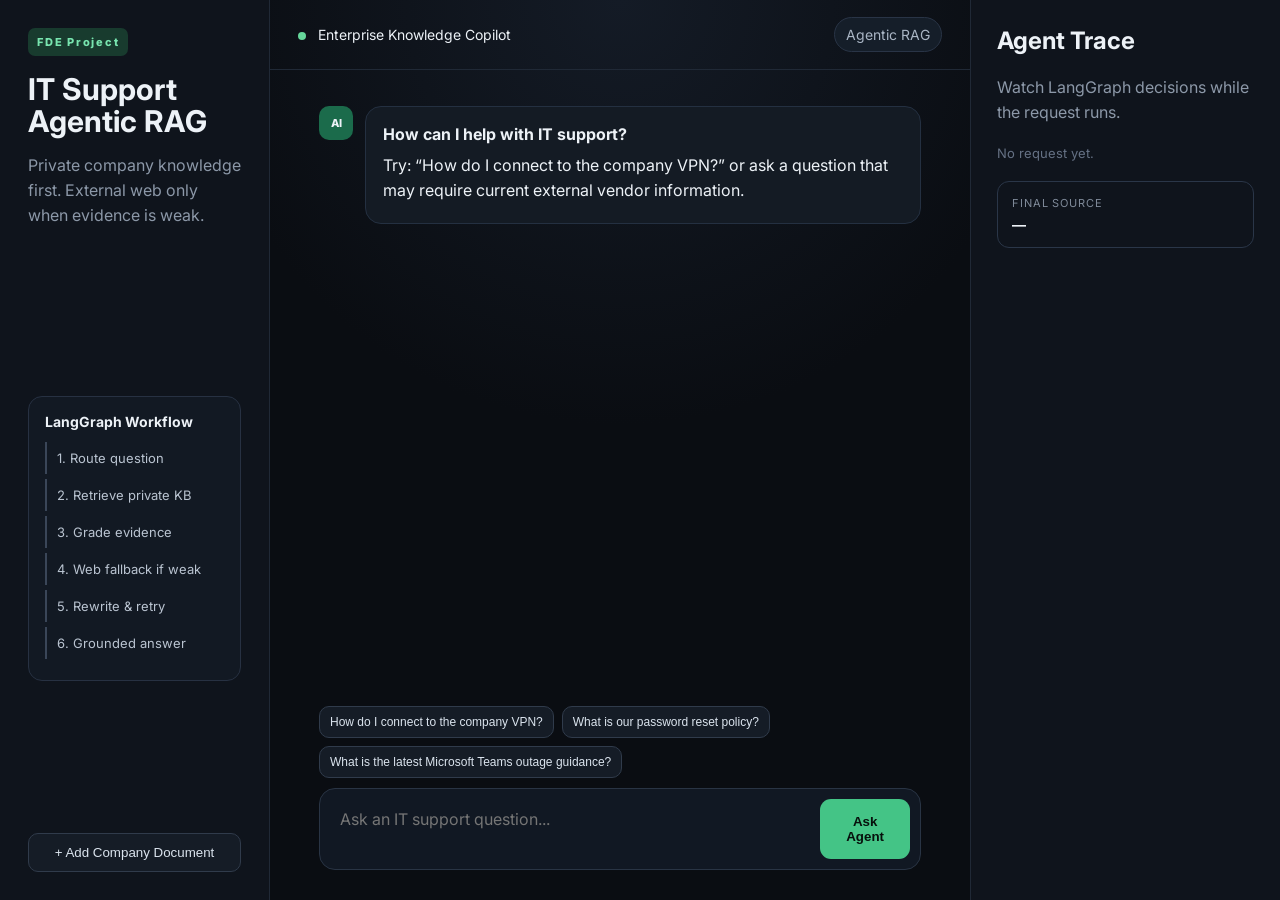
<file: templates/index.html>
<!DOCTYPE html>
<html lang="en">
<head>
  <meta charset="UTF-8" />
  <meta name="viewport" content="width=device-width, initial-scale=1.0" />
  <title>{{ app_name }}</title>
  <link rel="preconnect" href="https://fonts.googleapis.com" />
  <link rel="preconnect" href="https://fonts.gstatic.com" crossorigin />
  <link href="https://fonts.googleapis.com/css2?family=Inter:wght@400;600;700;800&display=swap" rel="stylesheet" />
  <link rel="stylesheet" href="/static/css/style.css" />
</head>
<body>
  <div class="shell">
    <aside class="sidebar">
      <div>
        <div class="brand-badge">FDE Project</div>
        <h1>IT Support<br/>Agentic RAG</h1>
        <p class="muted">Private company knowledge first. External web only when evidence is weak.</p>
      </div>

      <div class="workflow-card">
        <h3>LangGraph Workflow</h3>
        <div class="flow-step">1. Route question</div>
        <div class="flow-step">2. Retrieve private KB</div>
        <div class="flow-step">3. Grade evidence</div>
        <div class="flow-step">4. Web fallback if weak</div>
        <div class="flow-step">5. Rewrite & retry</div>
        <div class="flow-step">6. Grounded answer</div>
      </div>

      <button id="openUpload" class="secondary-btn">+ Add Company Document</button>
    </aside>

    <main class="main">
      <header class="topbar">
        <div>
          <span class="status-dot"></span>
          <span>Enterprise Knowledge Copilot</span>
        </div>
        <span class="pill">Agentic RAG</span>
      </header>

      <section id="chat" class="chat-area">
        <div class="message assistant">
          <div class="avatar">AI</div>
          <div class="bubble">
            <strong>How can I help with IT support?</strong>
            <p>Try: “How do I connect to the company VPN?” or ask a question that may require current external vendor information.</p>
          </div>
        </div>
      </section>

      <section class="composer-wrap">
        <div class="examples">
          <button class="example">How do I connect to the company VPN?</button>
          <button class="example">What is our password reset policy?</button>
          <button class="example">What is the latest Microsoft Teams outage guidance?</button>
        </div>
        <form id="chatForm" class="composer">
          <textarea id="question" rows="2" placeholder="Ask an IT support question..." required></textarea>
          <button type="submit" class="send-btn">Ask Agent</button>
        </form>
      </section>
    </main>

    <aside class="trace-panel">
      <h2>Agent Trace</h2>
      <p class="muted">Watch LangGraph decisions while the request runs.</p>
      <div id="trace" class="trace-list"><div class="empty">No request yet.</div></div>
      <div class="source-box">
        <span>Final Source</span>
        <strong id="sourceUsed">—</strong>
      </div>
    </aside>
  </div>

  <div id="uploadModal" class="modal hidden">
    <div class="modal-card">
      <div class="modal-head"><h2>Ingest Company Document</h2><button id="closeUpload">×</button></div>
      <p class="muted">Upload PDF, TXT, Markdown, or DOCX. The document is chunked, embedded, and indexed into Pinecone.</p>
      <input id="adminKey" type="password" placeholder="Admin API key" />
      <input id="fileInput" type="file" accept=".pdf,.txt,.md,.docx" />
      <button id="uploadBtn" class="send-btn full">Index Document</button>
      <div id="uploadStatus" class="upload-status"></div>
    </div>
  </div>

  <script src="/static/js/app.js?v=2"></script>
</body>
</html>
</file>
<file: static/css/style.css>
*{box-sizing:border-box} body{margin:0;font-family:"Inter","Segoe UI","Helvetica Neue",Arial,ui-sans-serif,system-ui,sans-serif;background:#0a0d12;color:#edf2f7}.shell{min-height:100vh;display:grid;grid-template-columns:270px 1fr 310px}.sidebar,.trace-panel{background:#0f141c;border-color:#202936;border-style:solid}.sidebar{border-width:0 1px 0 0;padding:28px;display:flex;flex-direction:column;justify-content:space-between;gap:30px}.trace-panel{border-width:0 0 0 1px;padding:26px}.brand-badge{display:inline-block;font-size:11px;font-weight:800;letter-spacing:.16em;background:#183b2e;color:#78e5af;padding:7px 9px;border-radius:7px}.sidebar h1{font-size:30px;line-height:1.05;margin:18px 0 12px}.muted{color:#8c98a8;line-height:1.55}.workflow-card{border:1px solid #273142;background:#121923;padding:16px;border-radius:14px}.workflow-card h3{margin:0 0 12px;font-size:14px}.flow-step{font-size:13px;padding:8px 10px;border-left:2px solid #3a4658;color:#bac4d1;margin:5px 0}.secondary-btn,.example{border:1px solid #303b4b;background:#151c26;color:#dbe4ee;border-radius:10px;padding:11px 13px;cursor:pointer}.main{display:flex;flex-direction:column;min-width:0;background:radial-gradient(circle at top,#141b26 0,#0a0d12 44%)}.topbar{height:70px;border-bottom:1px solid #202936;display:flex;align-items:center;justify-content:space-between;padding:0 28px;font-size:14px}.status-dot{width:8px;height:8px;background:#65d69a;border-radius:50%;display:inline-block;margin-right:8px}.pill{background:#151e29;border:1px solid #293446;padding:8px 11px;border-radius:999px;color:#aab6c5}.chat-area{flex:1;padding:36px 7%;overflow:auto}.message{display:flex;gap:12px;margin-bottom:24px}.message.user{justify-content:flex-end}.avatar{width:34px;height:34px;border-radius:10px;background:#1b6b4b;display:grid;place-items:center;font-size:11px;font-weight:800;flex:0 0 auto}.user .avatar{display:none}.bubble{max-width:760px;background:#141b24;border:1px solid #243041;border-radius:16px;padding:15px 17px;line-height:1.55}.user .bubble{background:#1a3d31;border-color:#245d49}.bubble p{margin:6px 0}.answer-source{display:inline-block;margin-top:10px;font-size:11px;text-transform:uppercase;letter-spacing:.08em;color:#7ee6b1}.citations{margin-top:12px;padding-top:10px;border-top:1px solid #293444;font-size:12px;color:#a9b5c4}.citations a{color:#8bc4ff;text-decoration:none}.composer-wrap{padding:0 7% 30px}.examples{display:flex;gap:8px;flex-wrap:wrap;margin-bottom:10px}.example{font-size:12px;padding:8px 10px}.composer{display:flex;gap:10px;padding:10px;background:#111823;border:1px solid #293444;border-radius:16px}.composer textarea,.modal-card input{width:100%;background:transparent;border:none;outline:none;color:#eef3f8;font:inherit;padding:10px;resize:none}.send-btn{border:none;background:#44c486;color:#07100c;font-weight:800;border-radius:11px;padding:0 18px;cursor:pointer}.send-btn:disabled{opacity:.55;cursor:not-allowed}.trace-panel h2{margin-top:0}.trace-list{display:flex;flex-direction:column;gap:9px;margin:20px 0}.trace-item{font-size:12px;background:#151c26;border:1px solid #273244;padding:11px;border-radius:10px}.empty{color:#657184;font-size:13px}.source-box{margin-top:20px;border:1px solid #2a3648;border-radius:12px;padding:14px;display:flex;flex-direction:column;gap:6px}.source-box span{font-size:11px;color:#7f8a99;text-transform:uppercase;letter-spacing:.08em}.source-box strong{font-size:14px}.modal{position:fixed;inset:0;background:rgba(0,0,0,.72);display:grid;place-items:center;padding:20px}.hidden{display:none}.modal-card{width:min(520px,100%);background:#111823;border:1px solid #2a3647;border-radius:18px;padding:22px}.modal-head{display:flex;align-items:center;justify-content:space-between}.modal-head h2{margin:0}.modal-head button{background:none;border:none;color:white;font-size:28px;cursor:pointer}.modal-card input{border:1px solid #2d394b;border-radius:10px;margin:7px 0}.full{width:100%;padding:13px;margin-top:8px}.upload-status{font-size:13px;margin-top:10px;color:#91a0b1}@media(max-width:1050px){.shell{grid-template-columns:220px 1fr}.trace-panel{display:none}}@media(max-width:760px){.shell{display:block}.sidebar{display:none}.topbar{padding:0 15px}.pill{display:none}.chat-area,.composer-wrap{padding-left:15px;padding-right:15px}}
</file>
